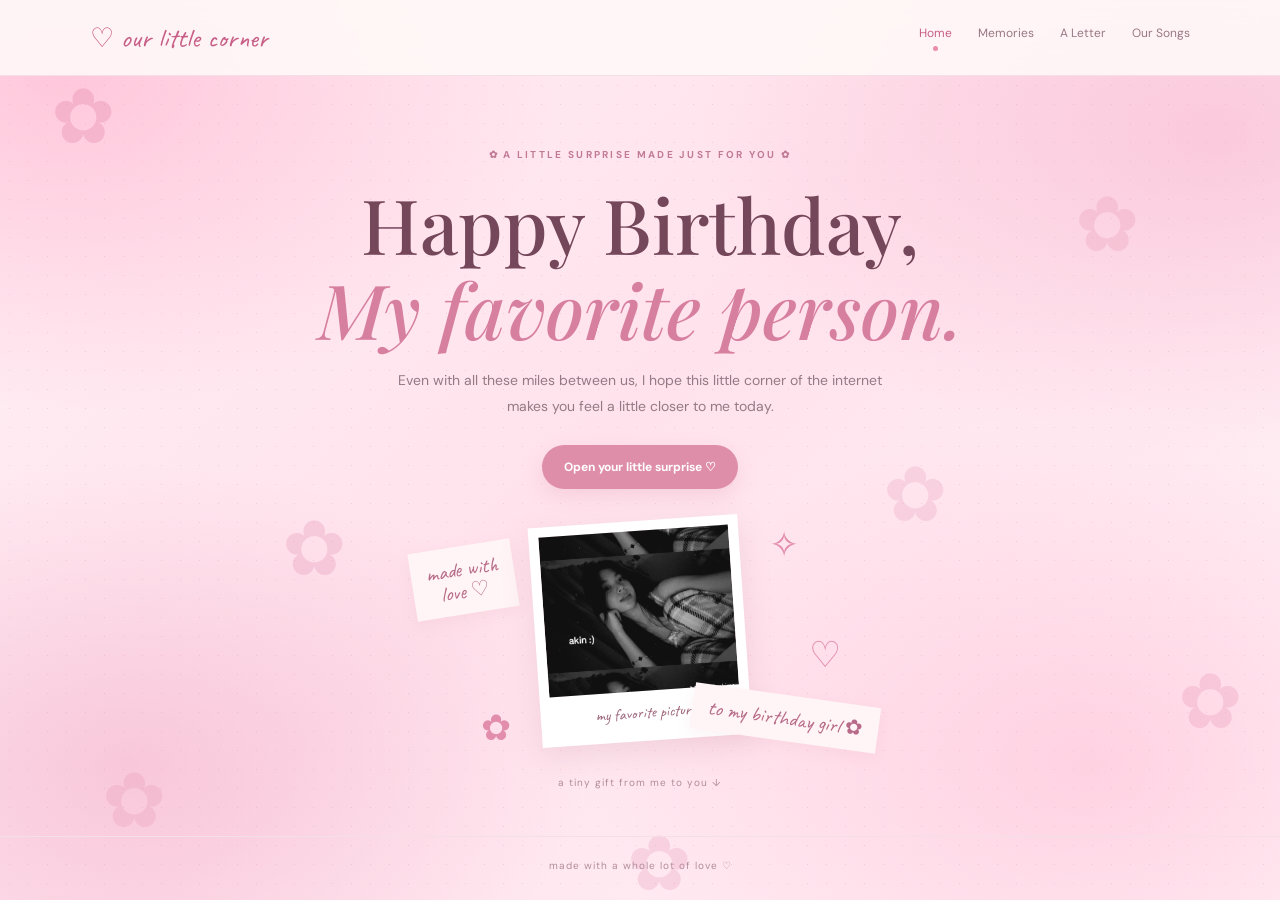
<file: index.html>
<!DOCTYPE html>
<html lang="en">
<head>
  <meta charset="UTF-8">
  <meta name="viewport" content="width=device-width, initial-scale=1.0">
  <title>Happy Birthday, Babe! ♡</title>
  <link rel="stylesheet" href="style.css">
</head>
<body>
  <div class="ambient"></div>

  <nav class="navbar">
    <a href="index.html" class="logo">♡ our little corner</a>
    <button class="menu-toggle">☰</button>
    <div class="nav-links">
      <a class="active" href="index.html">Home</a>
      <a href="memories.html">Memories</a>
      <a href="letter.html">A Letter</a>
      <a href="playlist.html">Our Songs</a>
    </div>
  </nav>

  <main class="hero">
    <span class="eyebrow">✿ A little surprise made just for you ✿</span>

    <h1>Happy Birthday,<br>
      <em>My favorite person.</em>
    </h1>

    <p class="description">
      Even with all these miles between us,
      I hope this little corner of the internet
      makes you feel a little closer to me today.
    </p>

    <a href="memories.html" class="button">
      Open your little surprise ♡
    </a>

    <div class="hero-art">
      <span class="sticker sticker-one">made with<br>love ♡</span>

 <div class="polaroid hero-polaroid">
  <div class="photo-placeholder">
    <img src="images/Fav.jpg" alt="My favorite person">
  </div>
  <p>my favorite picture</p>
</div>
      <span class="sticker sticker-two">
        to my birthday girl ✿
      </span>

      <span class="doodle star">✧</span>
      <span class="doodle flower">✿</span>
      <span class="doodle heart">♡</span>
    </div>

    <div class="scroll-note">
      a tiny gift from me to you ↓
    </div>
  </main>

  <footer>made with a whole lot of love ♡</footer>

  <script src="script.js"></script>
</body>
</html>
</file>
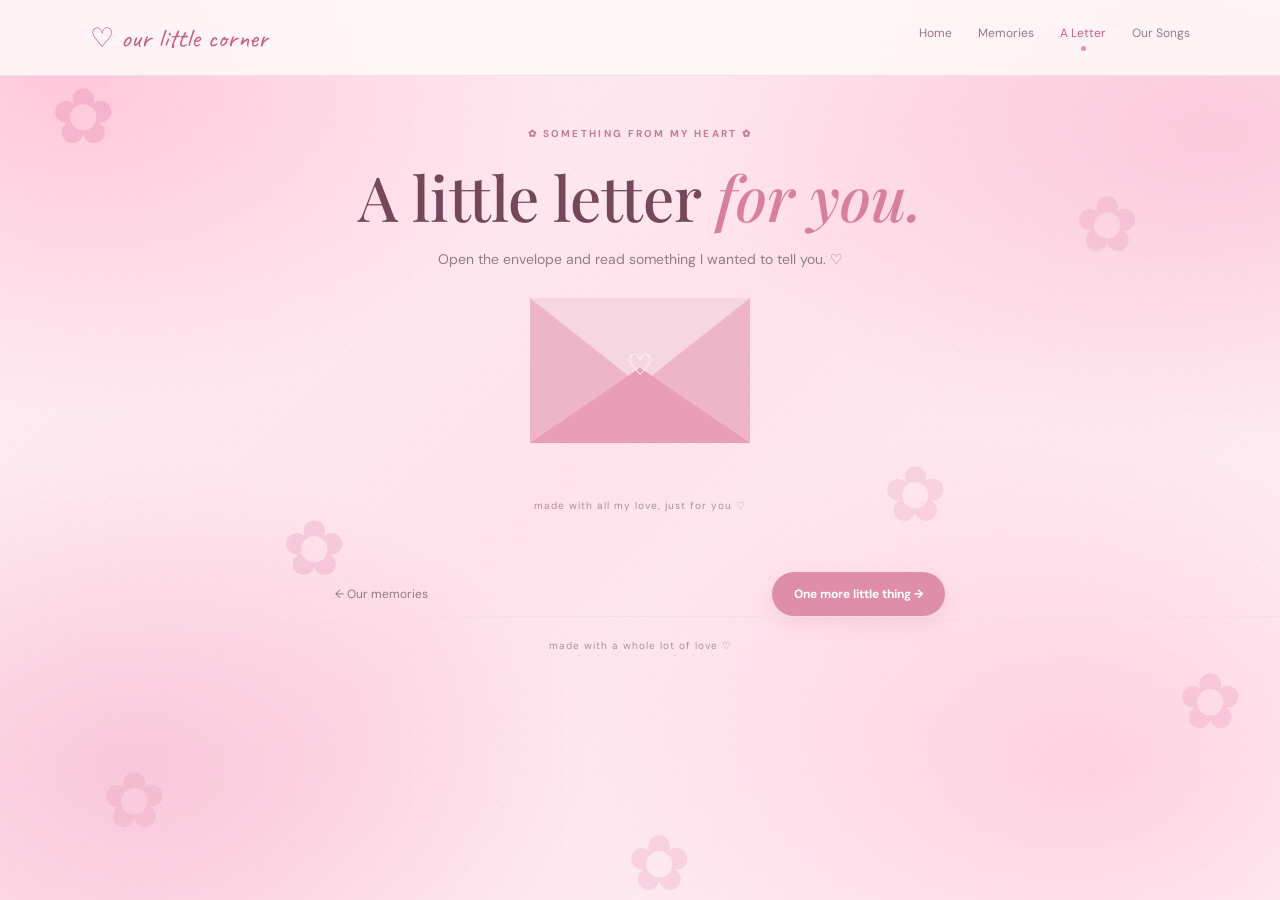
<file: letter.html>
<!DOCTYPE html>
<html lang="en">
<head>
  <meta charset="UTF-8">
  <meta name="viewport" content="width=device-width, initial-scale=1.0">
  <title>A Letter for You ♡</title>
  <link rel="stylesheet" href="style.css">
</head>
<body>
  <div class="ambient"></div>

  <!-- NAVIGATION -->
  <nav class="navbar">
    <a href="index.html" class="logo">♡ our little corner</a>

    <button class="menu-toggle">☰</button>

    <div class="nav-links">
      <a href="index.html">Home</a>
      <a href="memories.html">Memories</a>
      <a class="active" href="letter.html">A Letter</a>
      <a href="playlist.html">Our Songs</a>
    </div>
  </nav>

  <main class="content">

    <span class="eyebrow">✿ something from my heart ✿</span>

    <h1>A little letter <em>for you.</em></h1>

    <p class="description">
      Open the envelope and read something I wanted to tell you. ♡
    </p>

    <!-- ENVELOPE -->
    <div class="envelope-container">
      <div class="envelope" id="envelope">
        <span class="envelope-heart">♡</span>
      </div>
    </div>

    <!-- LETTER -->
    <div class="letter-paper" id="letter-paper" aria-hidden="true">

      <div class="letter-book" id="letter-book">

        <!-- ENGLISH SIDE -->
        <div class="letter-side english-side">

          <div class="paper-top">
            <span>♡ A letter for you</span>
            <span>November 5 ♡</span>
          </div>

          <h2>To my Yssa Joyce Mendoza,</h2>

          <p>
            Happiest Birthday to you! Yssa Joyce Mendoza!
            My Crush! My Babe! and My Wifey!
          </p>

          <p>
            I don't even know where to start. Ever since I messaged you,
            life has been going on an upward journey. Your love motivates
            me, inspires me, and pushes me to become better every day
            and chase my dreams with you in them.
          </p>

          <p>
            Thank you, Babe, for always being there for me, for
            understanding me during my busy days, my down days, and
            even the times when I disappoint or fail you.
            I'm sorry for the times when I've made you disappointed,
            angry, or made you feel like I don't love you enough.
          </p>

          <p>
            Every day, I'm excited to talk to you, greet you, flirt
            with you, and rage-bait you. :) And I want all of that
            to continue until the end of time.
          </p>

          <p>
            I may not always show it, but I love you. I really do.
            And please, let's keep fighting for us every day until
            we finally make it.
          </p>

          <p>
            Enjoy your day! You deserve all the happiness in the world.
            I love you very much—more than I could ever show, and I hope
            this little effort can show even a small part of how much
            you mean to me.
          </p>

          <p>
            I can't wait to finally be with you!
          </p>

          <p class="letter-final">
            I LOVE YOU SO MUCH, BABE! ♡
          </p>

          <button id="flip-button" class="button" type="button">
            Read in Japanese ♡
          </button>

        </div>

        <!-- JAPANESE SIDE -->
 
<div class="letter-side japanese-side">

  <div class="paper-top">
    <span>お誕生日の手紙</span>
    <span>11月5日 ♡</span>
  </div>

  <h2>大好きなイッサへ ♡</h2>

  <p>
    イッサ・ジョイス・メンドーサ、お誕生日おめでとう！！
  </p>

  <p>
    僕の好きな人！僕のベイビー！そして僕のお嫁さん！
  </p>

  <p>
    何から話せばいいか分からないくらいだよ。
  </p>

  <p>
    君に初めてメッセージを送ってから、僕の人生はどんどん良い方向に進んでいるよ。
    君の愛は僕の力になって、いつも元気をくれる。
    そして、毎日もっといい人になりたいと思わせてくれるし、
    君と一緒に夢を追いかけたいと思わせてくれるんだ。
  </p>

  <p>
    ベイビー、いつもそばにいてくれてありがとう。
    忙しい日も、元気が出ない日も、
    そして僕が君をがっかりさせたり、期待に応えられなかったりする時でさえ、
    僕のことを理解してくれてありがとう。
    僕が君をがっかりさせたり、怒らせたり、
    僕の愛が足りないと感じさせてしまった時は、本当にごめんね。
  </p>

  <p>
    毎日、君と話したり、挨拶したり、イチャイチャしたり、
    わざと君をからかって反応を楽しんだりするのが楽しみなんだ。 :)
    そして、そのすべてがいつまでも続いてほしいと思っているよ。
  </p>

  <p>
    いつも気持ちを表せているわけではないかもしれないけど、
    君を愛している。本当に愛しているよ。
    そしてお願いだから、いつか二人で夢をかなえる日まで、
    毎日二人のために頑張り続けようね。
  </p>

  <p>
    今日は思いっきり楽しんでね！
    君には世界中のすべての幸せがふさわしいよ。
    君のことを心から愛している。
    言葉や行動では伝えきれないほどだよ。
    この小さな努力で、君が僕にとってどれほど大切な存在なのか、
    そのほんの少しでも伝わったらうれしいな。
  </p>

  <p>
    早く君と一緒にいられる日が来てほしい！
  </p>

  <p class="letter-final">
    ベイビー、本当に本当に愛しているよ！！ ♡
  </p>

  <button class="flip-button" id="flip-back">
    English Version ♡
  </button>

</div>

        </div>

      </div>
    </div>

    <p class="scroll-note">
      made with all my love, just for you ♡
    </p>

  </main>
    <div class="page-actions">
      <a href="memories.html" class="text-link">← Our memories</a>
      <a href="playlist.html" class="button">One more little thing →</a>
    </div>
  </main>
  <footer>made with a whole lot of love ♡</footer>

  <script src="script.js"></script>
</body>
</html>
</file>
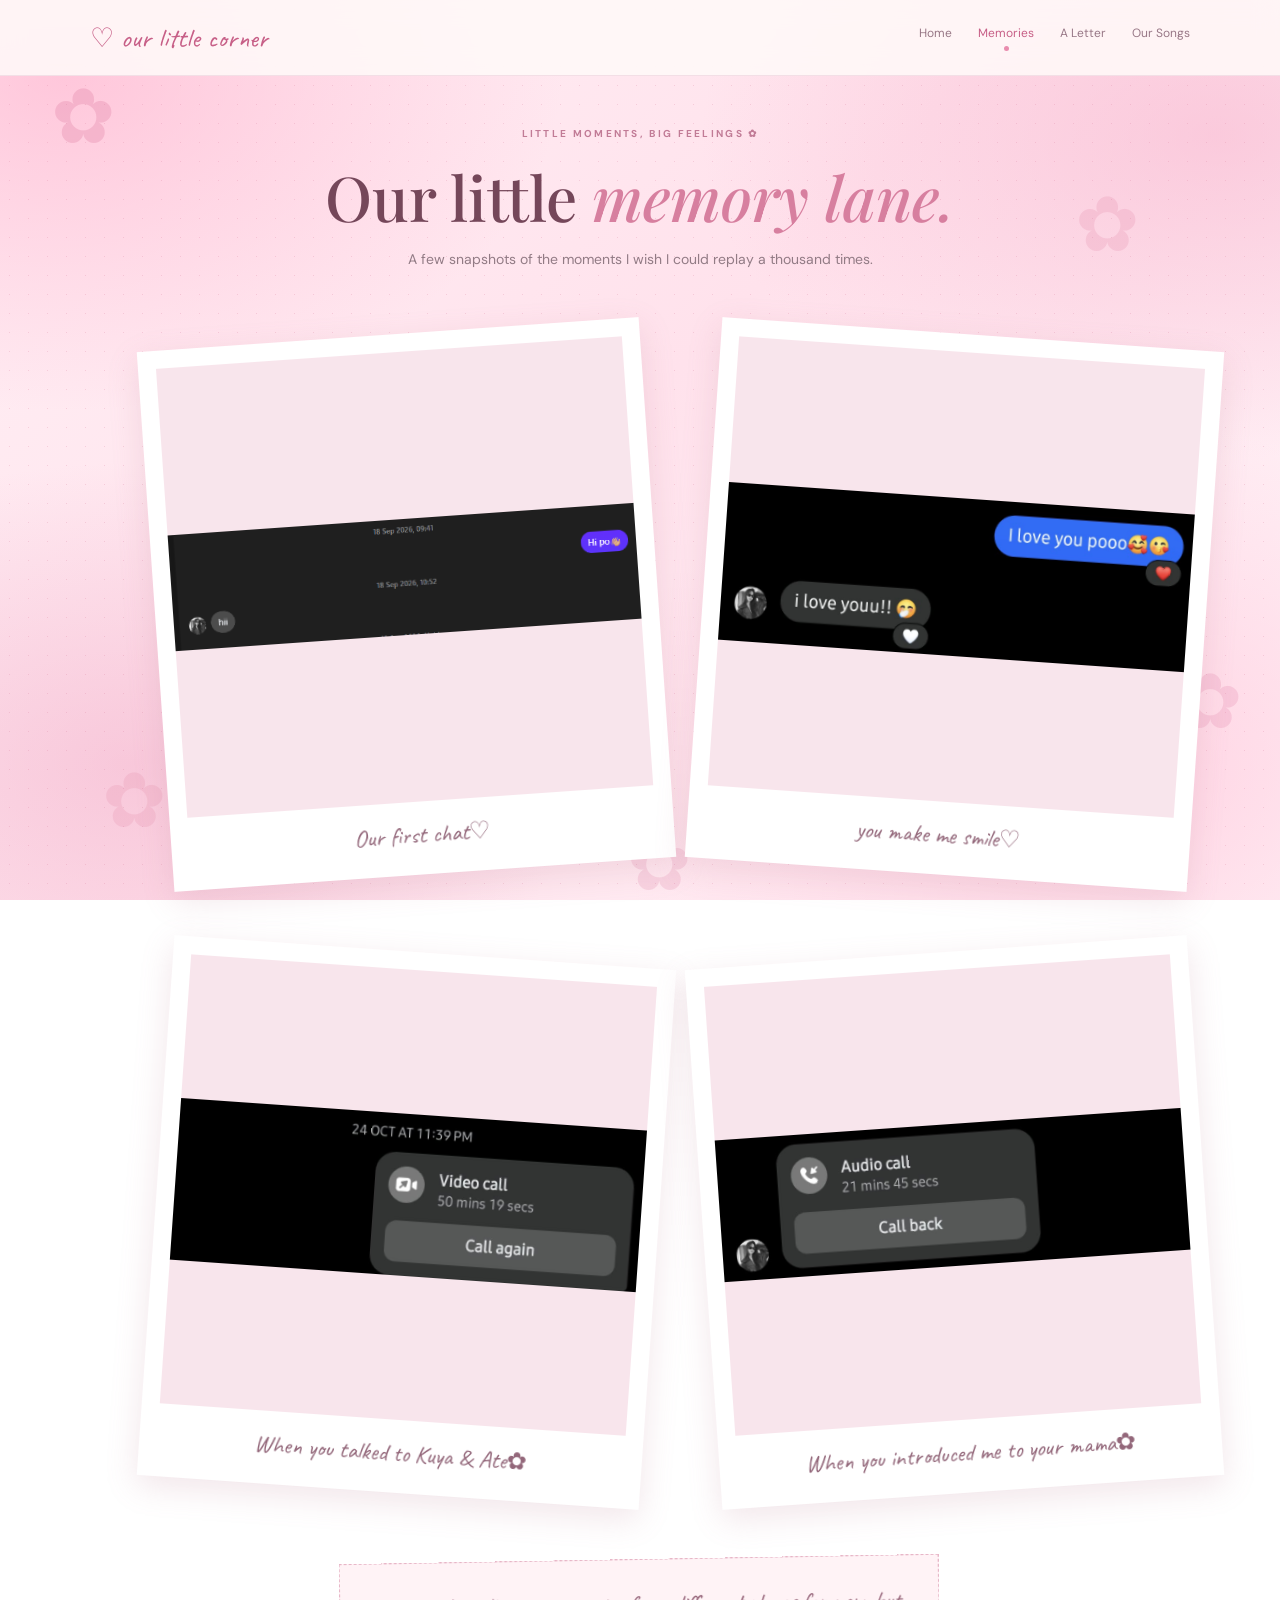
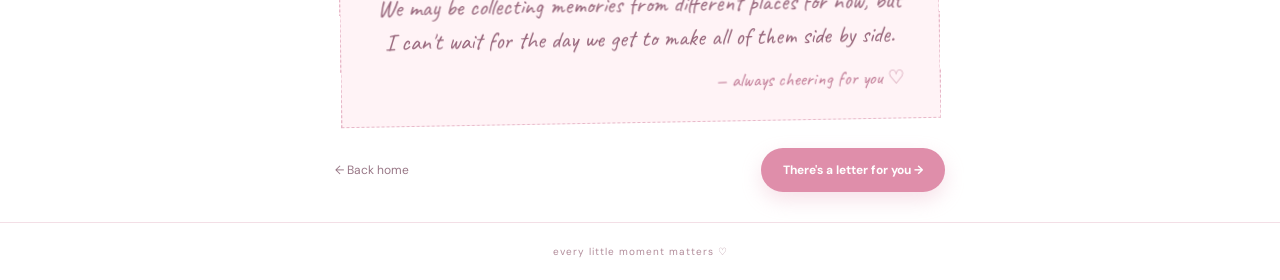
<file: memories.html>
<!DOCTYPE html>
<html lang="en">
<head>
  <meta charset="UTF-8">
  <meta name="viewport" content="width=device-width, initial-scale=1.0">
  <title>Our Memories ♡</title>
  <link rel="stylesheet" href="style.css">
</head>
<body>
  <div class="ambient"></div>

  <nav class="navbar">
    <a href="index.html" class="logo">♡ our little corner</a>
    <button class="menu-toggle">☰</button>
    <div class="nav-links">
      <a href="index.html">Home</a>
      <a class="active" href="memories.html">Memories</a>
      <a href="letter.html">A Letter</a>
      <a href="playlist.html">Our Songs</a>
    </div>
  </nav>

  <main class="content">
    <span class="eyebrow">little moments, big feelings ✿</span>
    <h1>Our little <em>memory lane.</em></h1>

    <p class="description">
      A few snapshots of the moments I wish
      I could replay a thousand times.
    </p>

    <div class="memory-grid">

      <figure class="polaroid tilt-left">
        <img src="images/1st chat.png" alt="Our memory">
        <figcaption>Our first chat♡</figcaption>
      </figure>

      <figure class="polaroid tilt-right">
        <img src="images/1st Ily.jpg" alt="Our memory">
        <figcaption>you make me smile♡</figcaption>
      </figure>

      <figure class="polaroid tilt-right">
        <img src="images/Pakilala kela kuya.jpg" alt="Our memory">
        <figcaption>When you talked to Kuya & Ate✿</figcaption>
      </figure>

      <figure class="polaroid tilt-left">
        <img src="images/Pakilala sa mama.jpg" alt="Our memory">
        <figcaption>When you introduced me to your mama✿</figcaption>
      </figure>

    </div>

    <div class="note-card">
      <p>
        We may be collecting memories from different
        places for now, but I can't wait for the day
        we get to make all of them side by side.
      </p>
      <span>— always cheering for you ♡</span>
    </div>

    <div class="page-actions">
      <a href="index.html" class="text-link">← Back home</a>
      <a href="letter.html" class="button">There's a letter for you →</a>
    </div>
  </main>

  <footer>every little moment matters ♡</footer>
  <script src="script.js"></script>
</body>
</html>
</file>
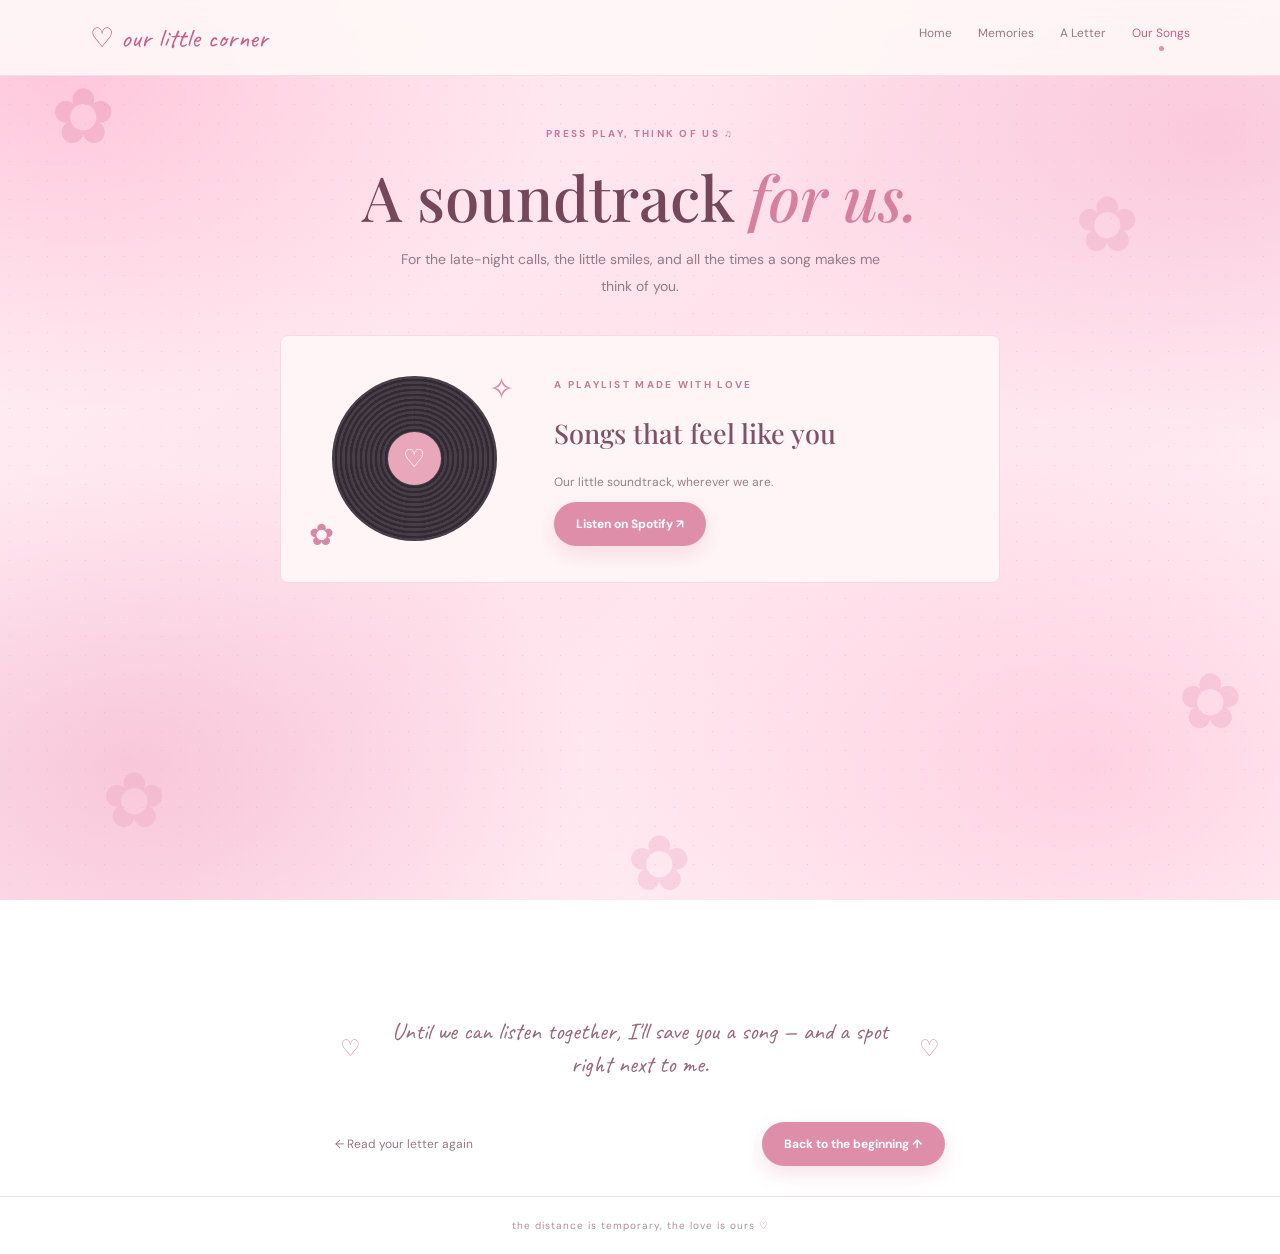
<file: playlist.html>
<!DOCTYPE html>
<html lang="en">
<head>
  <meta charset="UTF-8">
  <meta name="viewport" content="width=device-width, initial-scale=1.0">
  <title>Our Soundtrack ♡</title>
  <link rel="stylesheet" href="style.css">
</head>
<body>
  <div class="ambient"></div>

  <nav class="navbar">
    <a href="index.html" class="logo">♡ our little corner</a>
    <button class="menu-toggle">☰</button>
    <div class="nav-links">
      <a href="index.html">Home</a>
      <a href="memories.html">Memories</a>
      <a href="letter.html">A Letter</a>
      <a class="active" href="playlist.html">Our Songs</a>
    </div>
  </nav>

  <main class="content">
    <span class="eyebrow">press play, think of us ♫</span>

    <h1>A soundtrack <em>for us.</em></h1>

    <p class="description">
      For the late-night calls, the little smiles,
      and all the times a song makes me think of you.
    </p>

    <div class="music-card">
      <div class="record-art">
        <div class="record">
          <div class="record-center">♡</div>
        </div>
        <span class="music-spark">✧</span>
        <span class="music-flower">✿</span>
      </div>

      <div class="music-copy">
        <span class="eyebrow">a playlist made with love</span>
        <h2>Songs that feel like you</h2>
        <p>Our little soundtrack, wherever we are.</p>

        <a class="button" id="spotify-link"
           href="https://open.spotify.com/playlist/2k3OaHn4OI94hNVEZ77ABH?si=746d9bd5b5b84dab"
           target="_blank">
          Listen on Spotify ↗
        </a>
      </div>
    </div>

    <div class="spotify-embed">
      <!-- Replace this section with your Spotify embed -->
      <iframe
        style="border-radius:12px"
        src="https://open.spotify.com/embed/playlist/2k3OaHn4OI94hNVEZ77ABH?si=746d9bd5b5b84dab"
        width="100%"
        height="352"
        frameborder="0"
        allow="autoplay; clipboard-write; encrypted-media; fullscreen; picture-in-picture"
        loading="lazy">
      </iframe>
    </div>

    <div class="final-note">
      <span>♡</span>
      <p>
        Until we can listen together,
        I'll save you a song — and a spot right next to me.
      </p>
      <span>♡</span>
    </div>

    <div class="page-actions">
      <a href="letter.html" class="text-link">← Read your letter again</a>
      <a href="index.html" class="button">Back to the beginning ↑</a>
    </div>
  </main>

  <footer>the distance is temporary, the love is ours ♡</footer>
  <script src="script.js"></script>
</body>
</html>
</file>
<file: style.css>
@import url('https://fonts.googleapis.com/css2?family=Noto+Sans+JP:wght@400;500;700&display=swap');
@import url('https://fonts.googleapis.com/css2?family=DM+Sans:wght@400;500;600;700&family=Playfair+Display:ital,wght@0,500;0,600;1,500&family=Caveat:wght@500;600&display=swap');

:root {
  --pink: #e98cae;
  --rose: #c75f87;
  --deep: #713d55;
  --cream: #fffaf8;
  --blush: #fff0f4;
  --line: #f0d4df;
  --ink: #59434d;
}

* {
  box-sizing: border-box;
}

body {
  margin: 0;
  min-height: 100vh;
  background:
    radial-gradient(circle at 12% 15%, #fff0f5, transparent 27%),
    radial-gradient(circle at 88% 65%, #fce7ee, transparent 25%),
    var(--cream);
  color: var(--ink);
  font-family: 'DM Sans', sans-serif;
  overflow-x: hidden;
}

body::before {
  content: "";
  position: fixed;
  inset: 0;
  pointer-events: none;
  opacity: .18;
  background-image: radial-gradient(#d99ab0 .7px, transparent .7px);
  background-size: 16px 16px;
  z-index: -1;
}

/* Floating hearts */

.ambient {
  position: fixed;
  inset: 0;
  pointer-events: none;
  overflow: hidden;
  z-index: 10;
}

.floaty {
  position: absolute;
  bottom: -30px;
  color: #e99ab7;
  opacity: .6;
  animation: floatUp linear forwards;
}

@keyframes floatUp {
  to {
    transform: translateY(-110vh) rotate(35deg);
    opacity: 0;
  }
}

/* Navigation */

.navbar {
  min-height: 76px;
  padding: 18px 7%;
  display: flex;
  align-items: center;
  justify-content: space-between;
  gap: 20px;
  position: relative;
  z-index: 20;
  border-bottom: 1px solid #f3dfe6;
  background: #fffaf8dd;
  backdrop-filter: blur(12px);
}

.logo {
  font-family: 'Caveat', cursive;
  font-size: 27px;
  color: var(--rose);
  text-decoration: none;
}

.nav-links {
  display: flex;
  gap: 26px;
}

.nav-links a,
.text-link {
  font-size: 12px;
  text-decoration: none;
  color: #987786;
  transition: .25s;
}

.nav-links a:hover,
.nav-links a.active {
  color: var(--rose);
}

.nav-links a.active::after {
  content: "";
  display: block;
  width: 5px;
  height: 5px;
  border-radius: 50%;
  background: var(--pink);
  margin: 5px auto 0;
}

.menu-toggle {
  display: none;
  background: none;
  border: 0;
  color: var(--rose);
  font-size: 23px;
  cursor: pointer;
}

/* Typography */

h1 {
  font-family: 'Playfair Display', serif;
  font-size: clamp(43px, 7vw, 76px);
  line-height: 1.12;
  font-weight: 500;
  color: #75475a;
  margin: 20px 0 15px;
}

h1 em {
  color: #d77f9f;
  font-weight: 500;
}

.eyebrow {
  text-transform: uppercase;
  letter-spacing: 2.3px;
  font-size: 10px;
  font-weight: 700;
  color: #c17b96;
}

.description {
  max-width: 510px;
  line-height: 1.9;
  font-size: 14px;
  color: #927b85;
  margin: 0 auto 25px;
}

/* Buttons */

.button {
  display: inline-flex;
  align-items: center;
  gap: 10px;
  padding: 14px 22px;
  border-radius: 30px;
  background: #df8eaa;
  color: white;
  text-decoration: none;
  font-size: 12px;
  font-weight: 700;
  box-shadow: 0 8px 20px #e7a9bd55;
  transition: transform .25s, box-shadow .25s;
  border: 0;
  cursor: pointer;
}

.button:hover {
  transform: translateY(-4px);
  box-shadow: 0 12px 25px #e7a9bd77;
}

/* Homepage */

.hero {
  min-height: calc(100vh - 140px);
  display: flex;
  flex-direction: column;
  align-items: center;
  text-align: center;
  justify-content: center;
  padding: 65px 0 40px;
  position: relative;
}

.hero-art {
  width: min(530px, 100%);
  height: 260px;
  position: relative;
  margin-top: 22px;
}

.polaroid {
  background: white;
  padding: 12px 12px 16px;
  box-shadow: 0 10px 30px #b87b9230;
  transition: transform .35s;
}

.hero-art .hero-polaroid {
  width: 210px;
  max-width: 210px;
  position: absolute;
  left: 50%;
  top: 10px;
  transform: translateX(-50%) rotate(-4deg);
  animation: gentleBob 4s ease-in-out infinite;
  padding: 10px 10px 18px;
}

.photo-placeholder {
  height: 170px;
  background: linear-gradient(135deg, #f9dce6, #fcecf0);
  display: grid;
  place-content: center;
  color: #b77891;
  font-family: 'Caveat', cursive;
  font-size: 19px;
  overflow: hidden;
}

.hero-polaroid .photo-placeholder {
  width: 100%;
  height: 160px;
}

.hero-polaroid .photo-placeholder img {
  width: 100%;
  height: 100%;
  object-fit: cover;
  display: block;
}

.hero-polaroid p {
  font-family: 'Caveat', cursive;
  font-size: 16px;
  color: #9d647b;
  margin: 12px 0 0;
}

.sticker {
  position: absolute;
  font-family: 'Caveat', cursive;
  color: #b76b88;
  font-size: 21px;
  line-height: 1.05;
  background: #fff4f6;
  padding: 12px 15px;
  box-shadow: 0 5px 15px #d99ab022;
}

.sticker-one {
  left: 7%;
  top: 35px;
  transform: rotate(-9deg);
}

.sticker-two {
  right: 5%;
  bottom: 30px;
  transform: rotate(8deg);
}

.doodle {
  position: absolute;
  color: #e18dab;
  font-size: 36px;
  animation: twinkle 2.5s infinite;
}

.star {
  right: 20%;
  top: 10px;
}

.flower {
  left: 20%;
  bottom: 20px;
  animation-delay: .8s;
}

.heart {
  right: 12%;
  top: 120px;
  animation-delay: 1.2s;
}

@keyframes gentleBob {
  50% {
    margin-top: -8px;
  }
}

@keyframes twinkle {
  50% {
    transform: rotate(18deg) scale(1.2);
    opacity: .6;
  }
}

.scroll-note {
  font-size: 10px;
  color: #b18c9a;
  letter-spacing: 1px;
  margin-top: 5px;
}

/* General content */

.content {
  width: min(1050px, 88%);
  margin: auto;
  padding: 45px 0 30px;
  text-align: center;
}

.content h1 {
  font-size: clamp(39px, 6vw, 62px);
}

/* Memories page */

.memory-grid {
  display: grid;
  grid-template-columns: repeat(2, minmax(0, 1fr));
  max-width: 1100px;
  gap: 45px;
  align-items: center;
  margin: 45px auto;
}

.memory-grid .polaroid {
  width: 100%;
  padding: 18px 18px 25px;
  position: relative;
  box-sizing: border-box;
  animation: reveal .8s both;
}

.memory-grid img {
  width: 100%;
  height: 450px;
  object-fit: contain;
  object-position: center;
  background: #f8e5ec;
  display: block;
}

.memory-grid figcaption {
  font-family: 'Caveat', cursive;
  font-size: 24px;
  color: #93677a;
  padding-top: 18px;
}

.memory-grid .polaroid:hover {
  transform: translateY(-9px) rotate(0deg) scale(1.04);
}

.tilt-left {
  transform: rotate(-4deg);
}

.tilt-right {
  transform: rotate(4deg);
}

@keyframes reveal {
  from {
    opacity: 0;
    transform: translateY(18px);
  }
  to {
    opacity: 1;
  }
}

/* Notes */

.note-card {
  max-width: 600px;
  margin: 50px auto 25px;
  background: #fff3f6;
  padding: 28px 35px;
  border: 1px dashed #e7b6c7;
  transform: rotate(-1deg);
}

.note-card p,
.final-note p {
  font-family: 'Caveat', cursive;
  font-size: 24px;
  line-height: 1.4;
  color: #98677c;
  margin: 0;
}

.note-card span {
  display: block;
  text-align: right;
  font-family: 'Caveat', cursive;
  color: #c17b96;
  margin-top: 15px;
  font-size: 19px;
}

/* Previous and next page navigation */

.page-actions {
  display: flex;
  justify-content: space-between;
  align-items: center;
  gap: 15px;
  width: min(610px, 100%);
  margin: 20px auto 0;
}

/* Letter envelope */

.envelope-container {
  display: flex;
  justify-content: center;
  margin: 20px auto 28px;
}

.envelope {
  width: 220px;
  height: 145px;
  margin: 0 auto 28px;
  display: block;
  border: 0;
  cursor: pointer;
  position: relative;
  background: #edb5c7;
  transition: transform .3s;
}

.envelope:hover {
  transform: translateY(-5px) rotate(-2deg);
}

.envelope::before {
  content: "";
  position: absolute;
  inset: 0;
  background: #f6d7e1;
  clip-path: polygon(0 0, 50% 60%, 100% 0);
  transition: .7s;
  transform-origin: top;
  z-index: 2;
}

.envelope::after {
  content: "";
  position: absolute;
  inset: 0;
  background: #e99db6;
  clip-path: polygon(0 100%, 50% 48%, 100% 100%);
  z-index: 3;
}

.envelope.open::before {
  transform: rotateX(180deg);
  z-index: 0;
}

.envelope-heart,
.envelope-hint {
  position: absolute;
  z-index: 4;
  left: 0;
  right: 0;
  color: white;
}

.envelope-heart {
  top: 48px;
  font-size: 29px;
}

.envelope-hint {
  bottom: 12px;
  font-size: 10px;
  letter-spacing: 1px;
}

/* Two-sided flipping letter */

.letter-paper {
  display: none;
  width: min(610px, 94%);
  max-width: 610px;
  margin: 0 auto 25px;
  padding: 0;
  background: transparent;
  border: none;
  box-shadow: none;
  perspective: 1400px;
  text-align: left;
}

.letter-paper.show {
  display: block;
  animation: paperIn .8s both;
}

@keyframes paperIn {
  from {
    opacity: 0;
    transform: translateY(25px) scale(.97);
  }
  to {
    opacity: 1;
    transform: none;
  }
}

.letter-book {
  display: grid;
  width: 100%;
  transform-style: preserve-3d;
  transition: transform 1s cubic-bezier(.2,.7,.3,1);
}

.letter-book.flipped {
  transform: rotateY(180deg);
}

.letter-side {
  grid-area: 1 / 1;
  min-width: 0;
  padding: 35px 42px;
  background: #fffdf9;
  border: 1px solid #f2e5df;
  box-shadow: 0 12px 35px #a66d8320;
  backface-visibility: hidden;
  -webkit-backface-visibility: hidden;
  text-align: left;
  border-radius: 4px;
  overflow-wrap: break-word;
}

.english-side {
  transform: rotateY(0deg);
}

.japanese-side {
  transform: rotateY(180deg);
  background:
    radial-gradient(circle at top right, #fff0f4, transparent 40%),
    #fffdf9;
  text-align: center;
}

.japanese-side h2,
.japanese-side p {
  font-family: 'Noto Sans JP', 'Yu Gothic', 'Meiryo', sans-serif;
  text-align: center;
}

.japanese-side h2 {
  font-size: 23px;
  line-height: 1.6;
  margin-top: 25px;
}

.japanese-side p {
  font-size: 13px;
  line-height: 2.1;
}

.letter-side .letter-final {
  text-align: center;
}

.paper-top {
  display: flex;
  justify-content: space-between;
  color: #c17b96;
  font-family: 'Caveat', cursive;
  font-size: 21px;
}

.letter-paper h2 {
  font-family: 'Playfair Display', serif;
  color: #815267;
  font-weight: 500;
  font-size: 29px;
}

.letter-paper p {
  font-size: 13px;
  line-height: 2;
  color: #806c74;
}

.letter-paper .letter-final {
  font-family: 'Caveat', cursive;
  font-size: 24px;
  color: #c47794;
}

.paper-sign {
  text-align: right;
  font-family: 'Caveat', cursive;
  font-size: 20px;
  color: #98677c;
  line-height: 1.5;
}

/* Translation buttons */

.flip-button {
  display: block;
  margin: 25px auto 0;
  padding: 11px 20px;
  border: 1px solid #e8b3c5;
  border-radius: 25px;
  background: #fff0f4;
  color: #b76b88;
  font-family: 'DM Sans', sans-serif;
  font-size: 11px;
  cursor: pointer;
  transition: .3s;
}

.flip-button:hover {
  background: #e99db6;
  color: white;
  transform: translateY(-3px);
}

/* Playlist page */

.music-card {
  max-width: 720px;
  margin: 35px auto;
  background: #fff5f7;
  border: 1px solid #f3dce5;
  padding: 28px;
  display: flex;
  align-items: center;
  gap: 35px;
  text-align: left;
  border-radius: 8px;
}

.record-art {
  width: 210px;
  height: 190px;
  flex-shrink: 0;
  display: grid;
  place-items: center;
  position: relative;
}

.record {
  width: 165px;
  height: 165px;
  border-radius: 50%;
  background: repeating-radial-gradient(
    circle,
    #493e47 0 2px,
    #302a32 3px 5px
  );
  display: grid;
  place-items: center;
  animation: spin 9s linear infinite;
}

.record-center {
  width: 53px;
  height: 53px;
  border-radius: 50%;
  background: #e9a7bc;
  color: white;
  display: grid;
  place-items: center;
  font-size: 25px;
}

@keyframes spin {
  to {
    transform: rotate(360deg);
  }
}

.music-copy h2 {
  font-family: 'Playfair Display', serif;
  color: #805267;
  font-weight: 500;
  font-size: 27px;
}

.music-copy p {
  font-size: 12px;
  color: #997e89;
}

.music-spark,
.music-flower {
  position: absolute;
  color: #d887a5;
  font-size: 30px;
}

.music-spark {
  top: 5px;
  right: 5px;
}

.music-flower {
  bottom: 0;
  left: 0;
}

.spotify-embed {
  max-width: 720px;
  margin: 20px auto;
}

.spotify-embed iframe {
  width: 100%;
  border: 0;
  border-radius: 12px;
}

.final-note {
  display: flex;
  align-items: center;
  justify-content: center;
  gap: 20px;
  margin: 40px auto;
  max-width: 600px;
}

.final-note span {
  color: #d98eaa;
  font-size: 23px;
}

/* Footer */

footer {
  text-align: center;
  padding: 22px 15px;
  color: #b18c9a;
  font-size: 10px;
  letter-spacing: 1px;
  border-top: 1px solid #f3dfe6;
}

/* Mobile layout */

@media (max-width: 700px) {
  .navbar {
    padding: 15px 6%;
  }

  .menu-toggle {
    display: block;
  }

  .nav-links {
    display: none;
    position: absolute;
    top: 65px;
    right: 5%;
    background: #fffaf8;
    box-shadow: 0 10px 25px #a66d8322;
    padding: 18px;
    border-radius: 12px;
    flex-direction: column;
    gap: 17px;
    min-width: 145px;
  }

  .nav-links.open {
    display: flex;
  }

  .hero {
    min-height: calc(100vh - 120px);
    padding-top: 45px;
  }

  .hero-art {
    height: 230px;
  }

  .hero-polaroid {
    width: 210px;
  }

  .photo-placeholder {
    height: 145px;
  }

  .sticker {
    font-size: 17px;
  }

  .sticker-one {
    left: 0;
  }

  .sticker-two {
    right: 0;
  }

  .content {
    padding-top: 35px;
    padding-bottom: 25px;
  }

  .memory-grid {
    grid-template-columns: 1fr;
    max-width: 480px;
    gap: 35px;
    margin: 35px auto;
  }

  .memory-grid .polaroid img {
    height: 420px;
  }

  .music-card {
    flex-direction: column;
    text-align: center;
    gap: 12px;
    padding: 20px;
  }

  .record-art {
    height: 170px;
  }

  .page-actions {
    align-items: center;
    margin-top: 18px;
  }

  .letter-side {
    padding: 25px 20px;
  }

  .japanese-side h2 {
    font-size: 20px;
  }

  .japanese-side p {
    font-size: 12px;
  }

  .note-card {
    padding: 25px 22px;
  }
}

/* Accessibility */

@media (prefers-reduced-motion: reduce) {
  *,
  *::before,
  *::after {
    animation-duration: .01ms !important;
    animation-iteration-count: 1 !important;
    scroll-behavior: auto !important;
    transition: none !important;
  }
}
/* Center the translation buttons */
.letter-side button {
  display: block;
  width: fit-content;
  margin: 25px auto 0;
}

/* =================================
   ENHANCED PINK FLORAL BACKGROUND
================================= */

body {
  background:
    radial-gradient(
      ellipse at 5% 8%,
      rgba(255, 166, 198, 0.55),
      transparent 29%
    ),
    radial-gradient(
      ellipse at 95% 15%,
      rgba(246, 170, 199, 0.48),
      transparent 30%
    ),
    radial-gradient(
      ellipse at 85% 85%,
      rgba(255, 185, 210, 0.55),
      transparent 32%
    ),
    radial-gradient(
      ellipse at 10% 85%,
      rgba(237, 153, 187, 0.38),
      transparent 28%
    ),
    linear-gradient(
      135deg,
      #fff0f5 0%,
      #ffe2ec 48%,
      #fff4f8 100%
    );
  background-attachment: fixed;
}

/* More visible dreamy texture */

body::before {
  content: "";
  position: fixed;
  inset: 0;
  pointer-events: none;
  opacity: 0.25;
  background-image:
    radial-gradient(
      #d77c9d 0.9px,
      transparent 0.9px
    );
  background-size: 19px 19px;
  z-index: 0;
}

/* Scattered floral decorations */

body::after {
  content: "✿";
  position: fixed;
  top: 8vh;
  left: 4vw;
  pointer-events: none;
  z-index: 0;
  font-family: Georgia, serif;
  font-size: clamp(48px, 6vw, 90px);
  color: rgba(213, 103, 148, 0.24);

  text-shadow:
    80vw 12vh 0 rgba(224, 125, 162, 0.20),
    18vw 48vh 0 rgba(213, 103, 148, 0.19),
    88vw 65vh 0 rgba(224, 125, 162, 0.22),
    45vw 83vh 0 rgba(213, 103, 148, 0.17),
    4vw 76vh 0 rgba(224, 125, 162, 0.19),
    65vw 42vh 0 rgba(213, 103, 148, 0.16);
}

/* Keep website content above background decorations */

.navbar,
.hero,
.content,
footer {
  position: relative;
  z-index: 1;
}

/* Keep floating hearts visible */

.ambient {
  z-index: 10;
}
</file>
